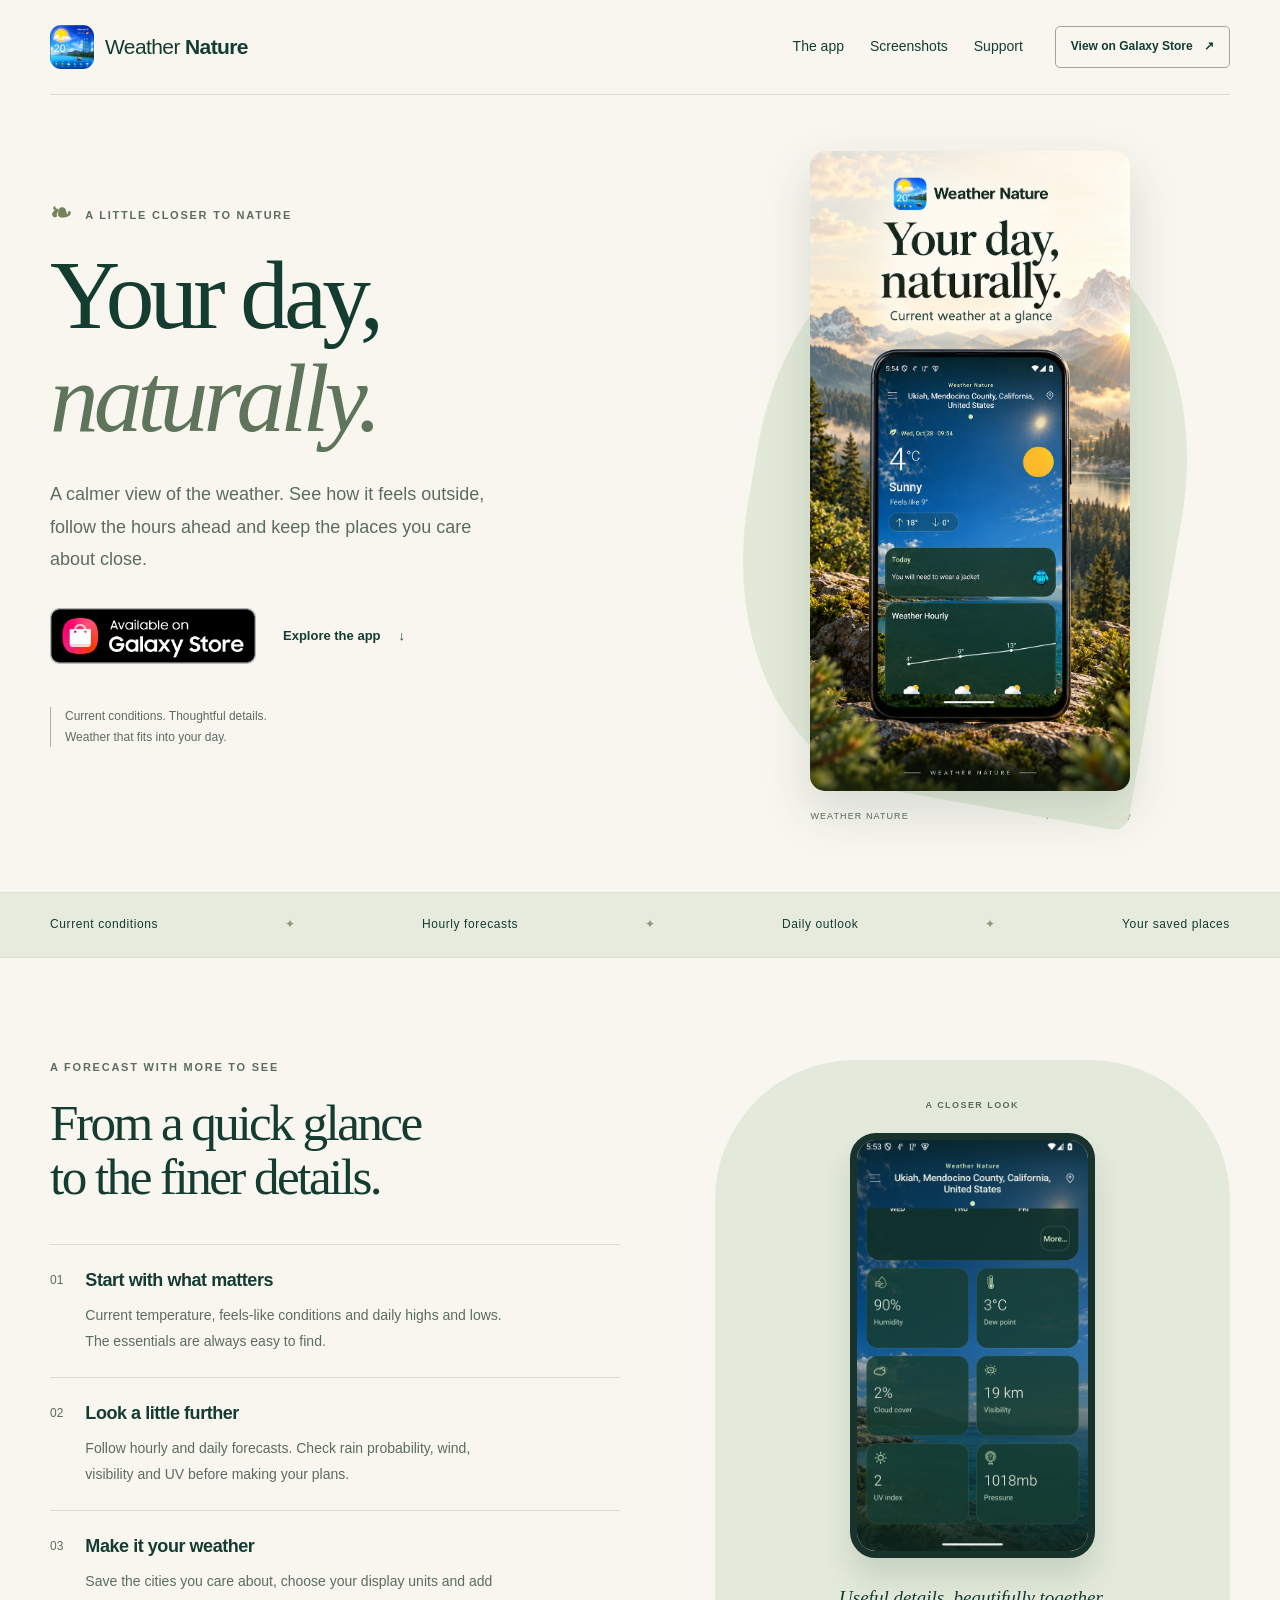
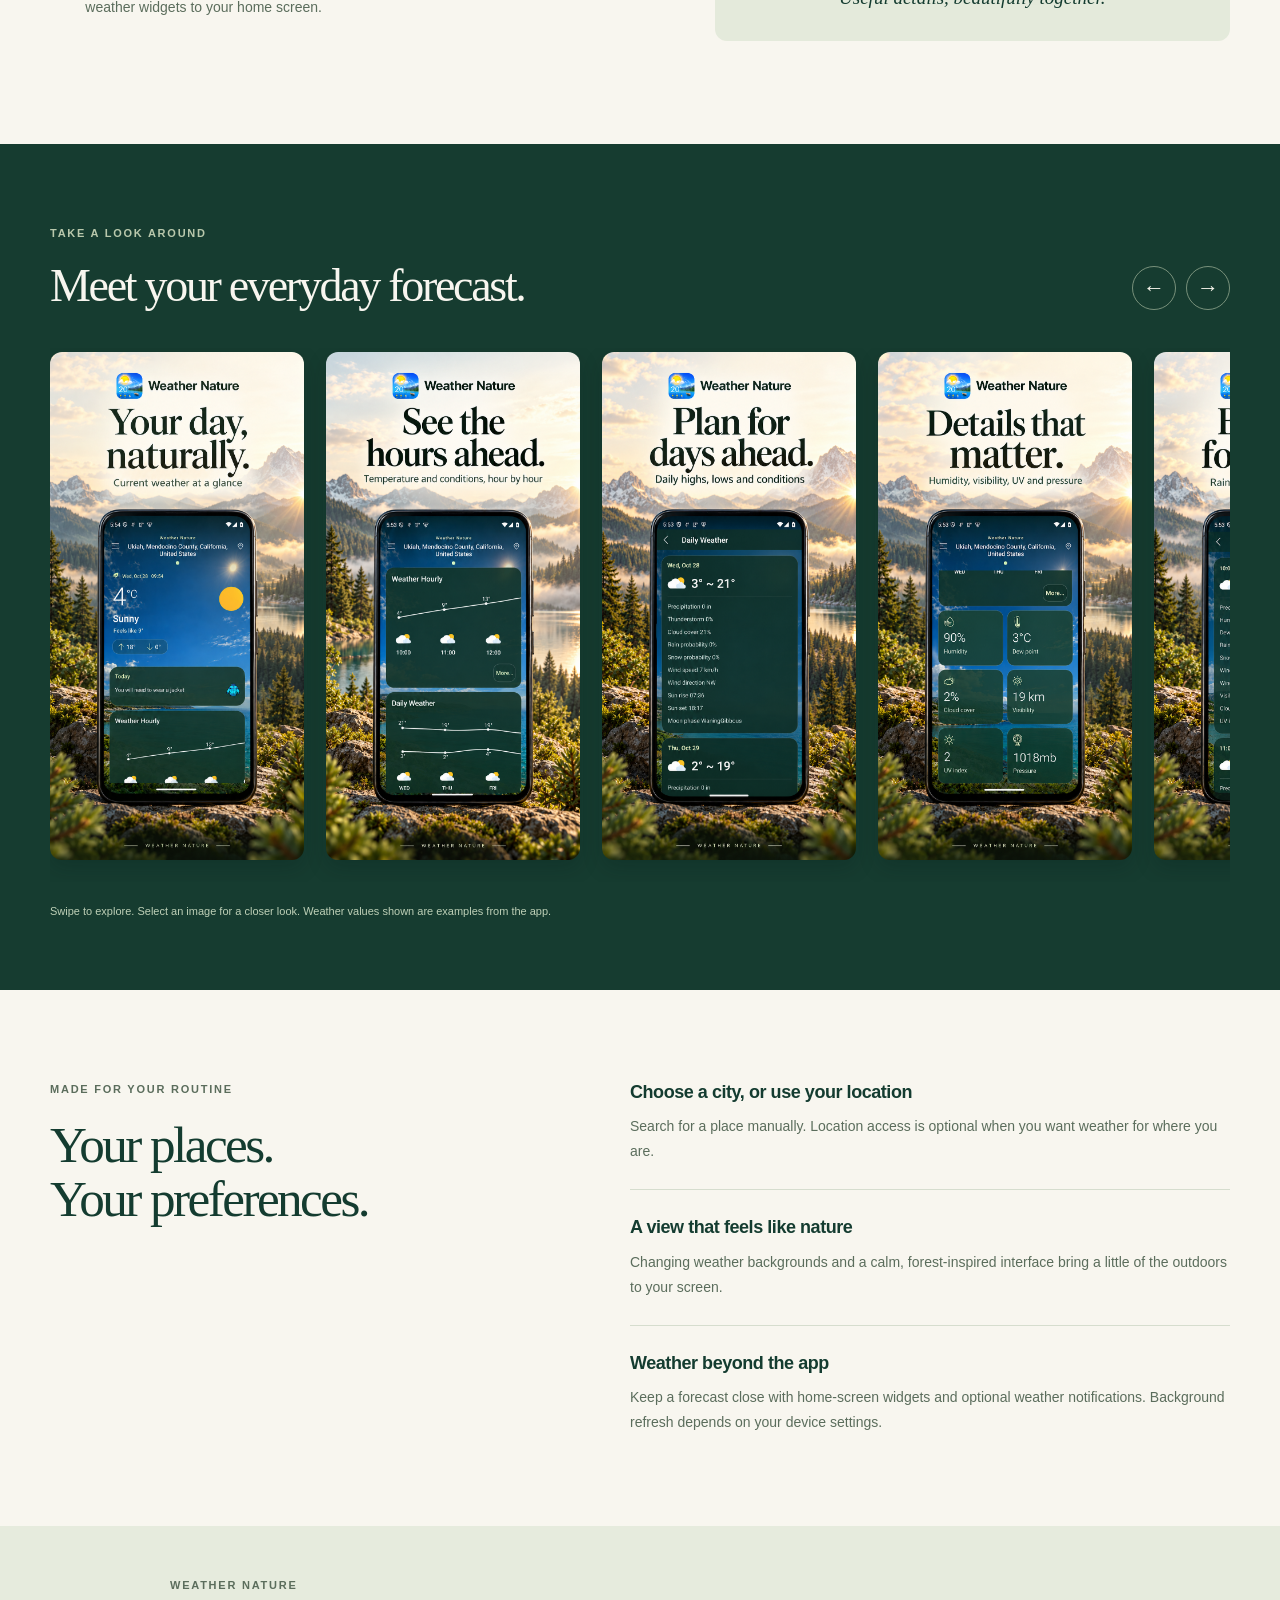
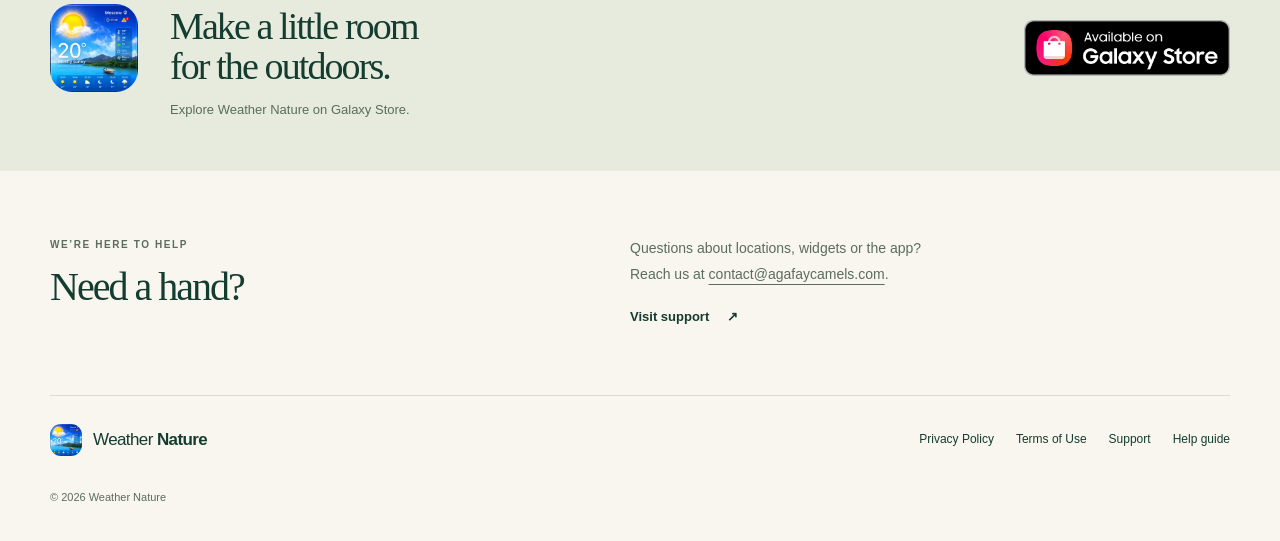
<file: index.html>
<!doctype html>
<html lang="en">
<head>
  <meta charset="utf-8">
  <meta name="viewport" content="width=device-width,initial-scale=1">
  <meta name="description" content="Meet Weather Nature: current conditions, hourly and daily forecasts, saved locations and nature-inspired views. Explore the app for Samsung Galaxy.">
  <meta name="theme-color" content="#143c30">
  <meta property="og:type" content="website">
  <meta property="og:title" content="Weather Nature — Your day, naturally.">
  <meta property="og:description" content="A calmer view of your weather. Explore current conditions, the hours ahead and the finer details.">
  <meta property="og:image" content="https://metosapps.github.io/weather-nature-forecast26-config/assets/app-icon.png">
  <meta property="og:url" content="https://metosapps.github.io/weather-nature-forecast26-config/">
  <link rel="canonical" href="https://metosapps.github.io/weather-nature-forecast26-config/">
  <link rel="icon" type="image/png" href="assets/app-icon.png">
  <link rel="stylesheet" href="styles.css?v=20261028b">
  <script src="site.js" defer></script>
  <title>Weather Nature — Your day, naturally.</title>
</head>
<body>
  <a class="skip-link" href="#main">Skip to content</a>
  <header class="site-header wrap">
    <a class="brand" href="index.html" aria-label="Weather Nature home"><img src="assets/app-icon.png" width="44" height="44" alt=""><span>Weather <b>Nature</b></span></a>
    <nav aria-label="Main navigation"><a href="#features">The app</a><a href="#screenshots">Screenshots</a><a href="support.html">Support</a></nav>
    <a class="nav-cta" href="https://galaxystore.samsung.com/detail/app.weather.metaapps.forecast26">View on Galaxy Store <span aria-hidden="true">↗</span></a>
  </header>
  <main id="main">
    <section class="hero wrap" aria-labelledby="hero-title">
      <div class="hero-copy">
        <p class="eyebrow"><span class="leaf" aria-hidden="true">❧</span> A little closer to nature</p>
        <h1 id="hero-title">Your day,<br><em>naturally.</em></h1>
        <p class="lead">A calmer view of the weather. See how it feels outside, follow the hours ahead and keep the places you care about close.</p>
        <div class="hero-actions"><a class="store-link" href="https://galaxystore.samsung.com/detail/app.weather.metaapps.forecast26" aria-label="View Weather Nature on Galaxy Store"><img src="assets/galaxy-store-badge.png" width="206" height="56" alt="Available on Galaxy Store"></a><a class="text-link" href="#features">Explore the app <span aria-hidden="true">↓</span></a></div>
        <div class="hero-note"><span class="note-line" aria-hidden="true"></span><p>Current conditions. Thoughtful details.<br>Weather that fits into your day.</p></div>
      </div>
      <figure class="hero-art"><div class="art-halo" aria-hidden="true"></div><img class="hero-poster" src="assets/featured/01-current-weather.png" width="887" height="1774" alt="Weather Nature showing current temperature, sunny conditions, feels-like temperature and hourly weather in a nature-inspired view" fetchpriority="high"><figcaption><span>WEATHER NATURE</span><span>For Samsung Galaxy</span></figcaption></figure>
    </section>
    <div class="feature-ribbon" aria-label="App highlights"><div class="wrap"><span>Current conditions</span><i aria-hidden="true">✦</i><span>Hourly forecasts</span><i aria-hidden="true">✦</i><span>Daily outlook</span><i aria-hidden="true">✦</i><span>Your saved places</span></div></div>
    <section id="features" class="details-section wrap" aria-labelledby="details-title">
      <div class="details-copy"><p class="eyebrow">A forecast with more to see</p><h2 id="details-title">From a quick glance<br>to the finer details.</h2>
        <div class="feature-row"><span class="feature-number">01</span><div><h3>Start with what matters</h3><p>Current temperature, feels-like conditions and daily highs and lows. The essentials are always easy to find.</p></div></div>
        <div class="feature-row"><span class="feature-number">02</span><div><h3>Look a little further</h3><p>Follow hourly and daily forecasts. Check rain probability, wind, visibility and UV before making your plans.</p></div></div>
        <div class="feature-row"><span class="feature-number">03</span><div><h3>Make it your weather</h3><p>Save the cities you care about, choose your display units and add weather widgets to your home screen.</p></div></div>
      </div>
      <figure class="details-art"><p class="eyebrow">A closer look</p><div class="screen-frame"><img src="assets/weather-metrics.png" width="1080" height="1920" alt="Weather metrics in Weather Nature: humidity, dew point, cloud cover, visibility, UV index and pressure" loading="lazy"></div><figcaption>Useful details, beautifully together.</figcaption></figure>
    </section>
    <section id="screenshots" class="screens-section" aria-labelledby="screens-title">
      <div class="section-heading wrap"><div><p class="eyebrow">Take a look around</p><h2 id="screens-title">Meet your everyday forecast.</h2></div><div class="gallery-controls"><button type="button" id="gallery-prev" aria-label="Previous screenshot" aria-controls="screenshot-gallery">←</button><button type="button" id="gallery-next" aria-label="Next screenshot" aria-controls="screenshot-gallery">→</button></div></div>
      <div class="gallery wrap" id="screenshot-gallery" tabindex="0" role="region" aria-label="Six app feature images. Scroll horizontally or use the arrow buttons.">
        <a href="assets/featured/01-current-weather.png" target="_blank" rel="noopener" aria-label="Open current weather image at full size"><img src="assets/featured/01-current-weather.png" width="887" height="1774" alt="Your day, naturally. Current weather at a glance." loading="lazy"></a>
        <a href="assets/featured/02-hourly-forecast.png" target="_blank" rel="noopener" aria-label="Open hourly forecast image at full size"><img src="assets/featured/02-hourly-forecast.png" width="887" height="1774" alt="See the hours ahead. Temperature and conditions, hour by hour." loading="lazy"></a>
        <a href="assets/featured/03-daily-forecast.png" target="_blank" rel="noopener" aria-label="Open daily forecast image at full size"><img src="assets/featured/03-daily-forecast.png" width="887" height="1774" alt="Plan for days ahead. Daily highs, lows and conditions." loading="lazy"></a>
        <a href="assets/featured/04-weather-details.png" target="_blank" rel="noopener" aria-label="Open weather metrics image at full size"><img src="assets/featured/04-weather-details.png" width="887" height="1774" alt="Details that matter. Humidity, visibility, UV and pressure." loading="lazy"></a>
        <a href="assets/featured/05-rain-and-wind.png" target="_blank" rel="noopener" aria-label="Open rain and wind image at full size"><img src="assets/featured/05-rain-and-wind.png" width="887" height="1774" alt="Be ready for the day. Rain probability, wind and more." loading="lazy"></a>
        <a href="assets/featured/06-your-weather.png" target="_blank" rel="noopener" aria-label="Open app settings image at full size"><img src="assets/featured/06-your-weather.png" width="887" height="1774" alt="Your weather. Your way. Locations, units and useful settings." loading="lazy"></a>
      </div>
      <p class="gallery-note wrap">Swipe to explore. Select an image for a closer look. Weather values shown are examples from the app.</p>
    </section>
    <section class="choices-section wrap" aria-labelledby="choices-title"><div><p class="eyebrow">Made for your routine</p><h2 id="choices-title">Your places.<br> Your preferences.</h2></div><div class="choices-list"><div><h3>Choose a city, or use your location</h3><p>Search for a place manually. Location access is optional when you want weather for where you are.</p></div><div><h3>A view that feels like nature</h3><p>Changing weather backgrounds and a calm, forest-inspired interface bring a little of the outdoors to your screen.</p></div><div><h3>Weather beyond the app</h3><p>Keep a forecast close with home-screen widgets and optional weather notifications. Background refresh depends on your device settings.</p></div></div></section>
    <section id="download" class="download-section"><div class="wrap download-inner"><img class="download-icon" src="assets/app-icon.png" width="88" height="88" alt="Weather Nature app icon" loading="lazy"><div><p class="eyebrow">Weather Nature</p><h2>Make a little room<br>for the outdoors.</h2><p>Explore Weather Nature on Galaxy Store.</p></div><a class="store-link" href="https://galaxystore.samsung.com/detail/app.weather.metaapps.forecast26" aria-label="Open Weather Nature on Galaxy Store"><img src="assets/galaxy-store-badge.png" width="206" height="56" alt="Available on Galaxy Store" loading="lazy"></a></div></section>
    <section id="support" class="support-strip wrap"><div><p class="eyebrow">We’re here to help</p><h2>Need a hand?</h2></div><div><p>Questions about locations, widgets or the app?<br>Reach us at <a href="mailto:contact@agafaycamels.com">contact@agafaycamels.com</a>.</p><a class="text-link" href="support.html">Visit support <span aria-hidden="true">↗</span></a></div></section>
  </main>
  <footer class="site-footer wrap"><a class="brand" href="index.html"><img src="assets/app-icon.png" width="32" height="32" alt=""><span>Weather <b>Nature</b></span></a><nav aria-label="Footer navigation"><a href="privacy.html">Privacy Policy</a><a href="terms.html">Terms of Use</a><a href="support.html">Support</a><a href="help.html">Help guide</a></nav><p>© 2026 Weather Nature</p></footer>
</body>
</html>
</file>
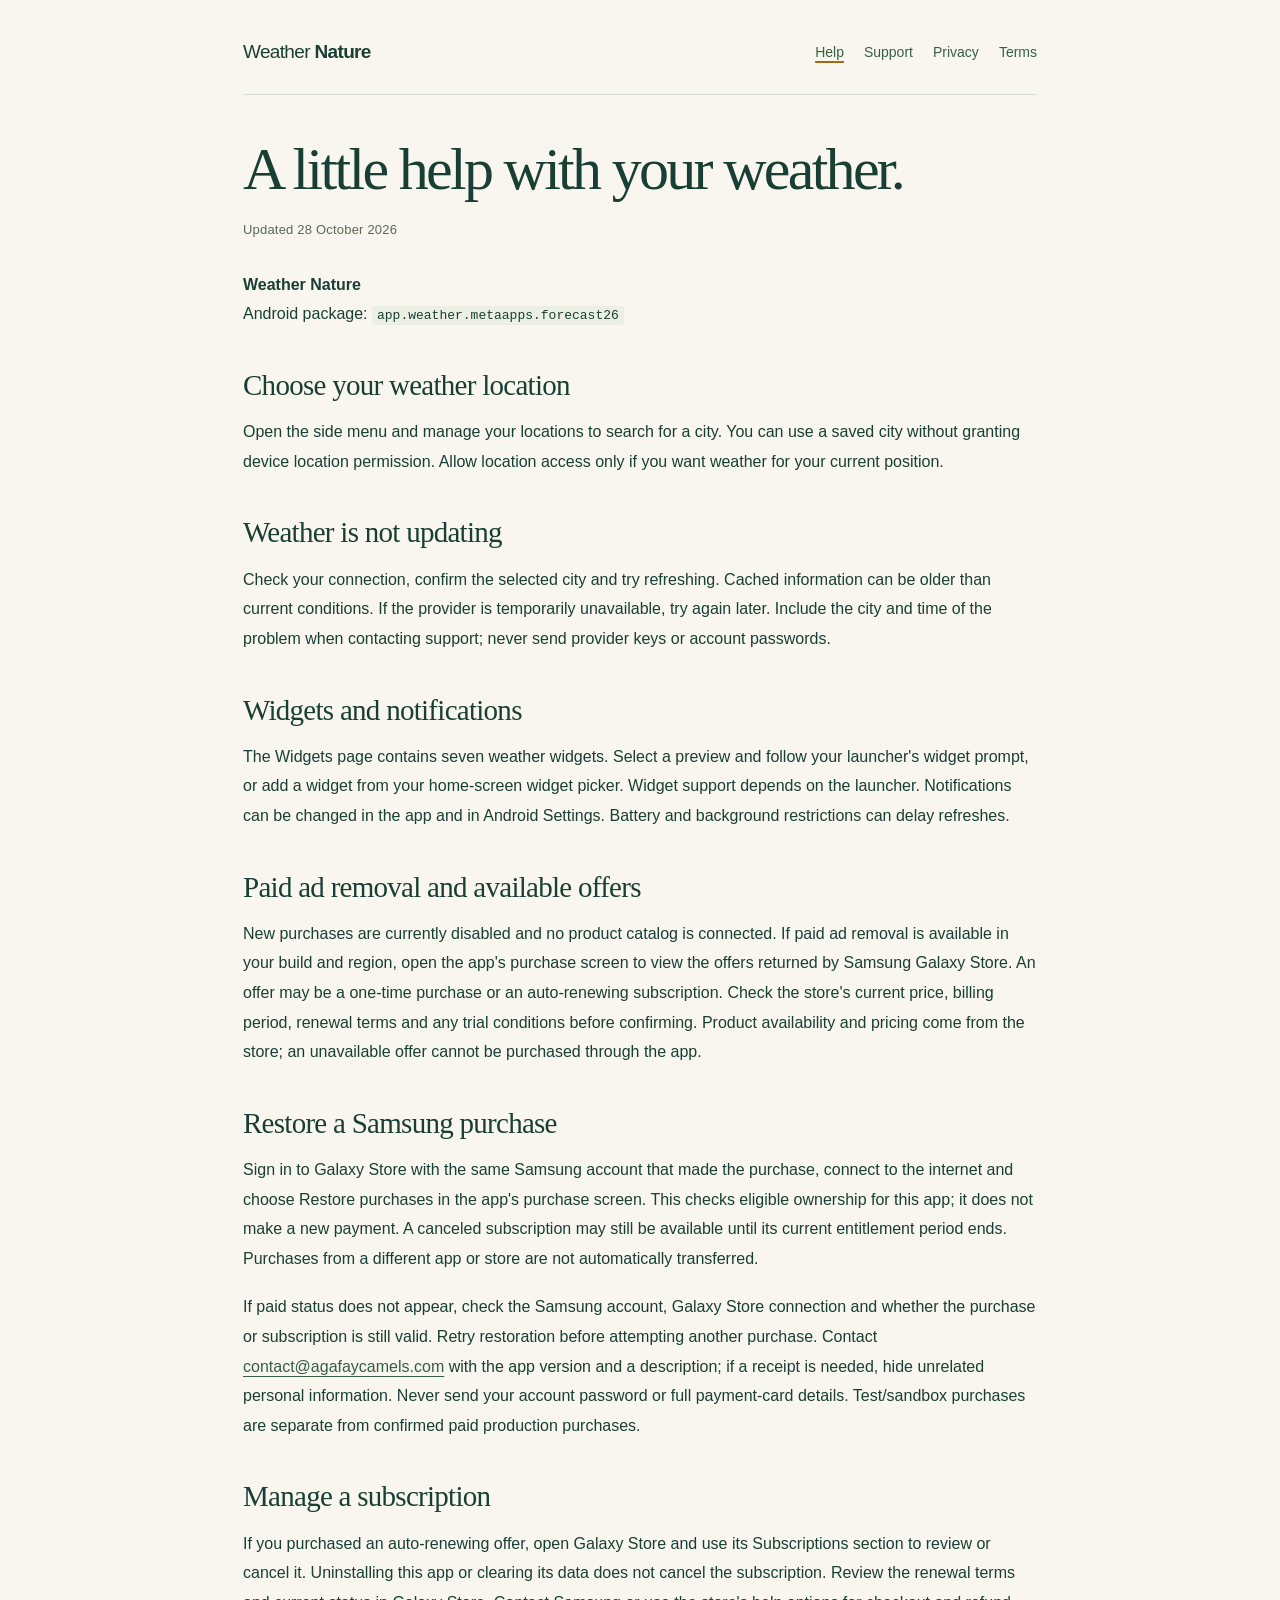
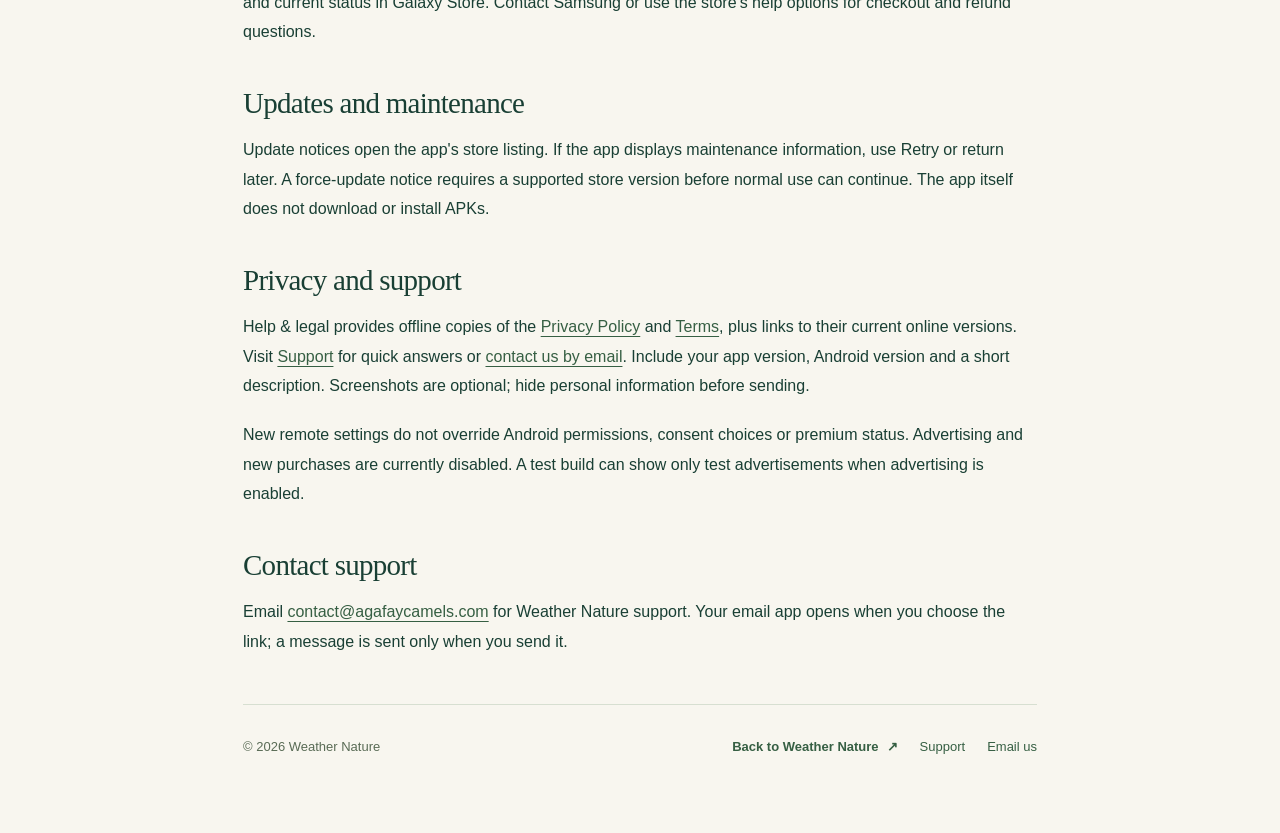
<file: help.html>
<!doctype html>
<html lang="en"><head><meta charset="utf-8"><meta name="viewport" content="width=device-width,initial-scale=1"><meta name="description" content="Help with Weather Nature locations, forecast refreshes, widgets, notifications, privacy and optional purchases."><title>Help — Weather Nature</title><style>*{box-sizing:border-box}html{scroll-behavior:smooth}body{margin:0;background:#f8f6ef;color:#193f34;font:16px/1.85 Arial,Helvetica,sans-serif;-webkit-font-smoothing:antialiased}main{max-width:850px;margin:auto;padding:30px 28px 64px;overflow-wrap:break-word}h1{font:400 clamp(42px,7vw,60px)/1.08 Georgia,'Times New Roman',serif;letter-spacing:-.045em;margin:42px 0 16px}h2{font:400 29px/1.25 Georgia,'Times New Roman',serif;letter-spacing:-.025em;margin:38px 0 14px}p{margin:0 0 19px}a{color:#365f43;text-underline-offset:4px}a:hover{color:#875b15}a:focus-visible,summary:focus-visible{outline:3px solid #bd7415;outline-offset:5px}nav{display:flex;align-items:center;flex-wrap:wrap;gap:4px 20px;border-bottom:1px solid #d7dfd1;padding-bottom:20px;font-size:14px;line-height:1.6}nav>a{display:inline-flex;align-items:center;min-height:44px;text-decoration:none}nav>a[aria-current=page]{text-decoration:underline;text-decoration-color:#a46a17;text-decoration-thickness:2px}.home-link{font-size:19px;font-weight:700;letter-spacing:-.035em;margin-right:auto;color:#193f34!important}.home-link span{font-weight:400;margin-right:.25em}small{display:block;color:#596b55;font-size:13px;letter-spacing:.015em;margin:0 0 28px}li{margin-bottom:10px}ul,ol{padding-left:22px}strong{font-weight:700}code{font:13px/1.8 ui-monospace,SFMono-Regular,Consolas,monospace;overflow-wrap:anywhere;word-break:break-word;background:#ebefe4;padding:2px 5px;border-radius:3px}footer{border-top:1px solid #d7dfd1;margin-top:48px;padding-top:20px;font-size:13px;color:#596b55;display:flex;gap:8px 22px;flex-wrap:wrap;align-items:center}footer a{display:inline-flex;align-items:center;min-height:44px;text-decoration:none}footer>span{margin-right:auto}.back-home{gap:8px;font-weight:700}.skip-link{position:absolute;z-index:10;top:10px;left:10px;transform:translateY(-180%);background:#fffdf8;padding:8px 14px}.skip-link:focus{transform:translateY(0)}.intro{font-size:19px;line-height:1.65;max-width:650px}.eyebrow{margin:38px 0 -25px;color:#596b55;font-size:12px;letter-spacing:.12em;text-transform:uppercase;font-weight:700}.contact-card{margin:28px 0 32px;padding:26px;border:1px solid #d7dfd1;border-radius:20px;background:#eef1e6}.contact-card h2{margin-top:0}.contact-card p:last-child{margin-bottom:0}.button{display:inline-flex;justify-content:center;align-items:center;min-height:48px;max-width:100%;padding:11px 21px;border-radius:999px;background:#193f34;color:#fffdf8;font-weight:700;text-decoration:none;line-height:1.5}.button:hover{background:#2b5341;color:#fffdf8}.contact-address{display:block;margin-top:13px;font-size:15px;overflow-wrap:anywhere}.note{font-size:14px;color:#596b55}.faq{margin:20px 0 32px;border-top:1px solid #d7dfd1}.faq details{border-bottom:1px solid #d7dfd1;padding:4px 0}.faq summary{padding:17px 5px;cursor:pointer;font-weight:700;line-height:1.55}.faq details>p{padding:0 5px 2px;margin:0 0 18px}.related{display:flex;flex-wrap:wrap;gap:8px 24px}.related a{display:inline-flex;align-items:center;min-height:44px}@media(max-width:600px){body{font-size:16px;line-height:1.75}main{padding:20px 20px 42px}h1{margin-top:32px}h2{font-size:26px;margin-top:31px}nav{gap:2px 18px;padding-bottom:14px}.home-link{flex-basis:100%;margin-bottom:4px;font-size:20px}small{margin-bottom:24px}code{font-size:12px}footer{margin-top:35px}footer>span{flex-basis:100%}.intro{font-size:18px}.eyebrow{margin-top:30px;margin-bottom:-20px}.contact-card{padding:22px 20px}.contact-card .button{width:100%}}@media(prefers-reduced-motion:reduce){html{scroll-behavior:auto}}</style></head><body><a class="skip-link" href="#document">Skip to content</a><main id="document"><nav aria-label="Page navigation"><a class="home-link" href="index.html"><span>Weather</span> Nature</a><a href="help.html" aria-current="page">Help</a><a href="support.html">Support</a><a href="privacy.html">Privacy</a><a href="terms.html">Terms</a></nav><h1>A little help with your weather.</h1><small>Updated 28 October 2026</small><p><strong>Weather Nature</strong><br>Android package: <code>app.weather.metaapps.forecast26</code></p>
<h2>Choose your weather location</h2><p>Open the side menu and manage your locations to search for a city. You can use a saved city without granting device location permission. Allow location access only if you want weather for your current position.</p>
<h2>Weather is not updating</h2><p>Check your connection, confirm the selected city and try refreshing. Cached information can be older than current conditions. If the provider is temporarily unavailable, try again later. Include the city and time of the problem when contacting support; never send provider keys or account passwords.</p>
<h2>Widgets and notifications</h2><p>The Widgets page contains seven weather widgets. Select a preview and follow your launcher's widget prompt, or add a widget from your home-screen widget picker. Widget support depends on the launcher. Notifications can be changed in the app and in Android Settings. Battery and background restrictions can delay refreshes.</p>
<h2>Paid ad removal and available offers</h2><p>New purchases are currently disabled and no product catalog is connected. If paid ad removal is available in your build and region, open the app's purchase screen to view the offers returned by Samsung Galaxy Store. An offer may be a one-time purchase or an auto-renewing subscription. Check the store's current price, billing period, renewal terms and any trial conditions before confirming. Product availability and pricing come from the store; an unavailable offer cannot be purchased through the app.</p>
<h2>Restore a Samsung purchase</h2><p>Sign in to Galaxy Store with the same Samsung account that made the purchase, connect to the internet and choose Restore purchases in the app's purchase screen. This checks eligible ownership for this app; it does not make a new payment. A canceled subscription may still be available until its current entitlement period ends. Purchases from a different app or store are not automatically transferred.</p><p>If paid status does not appear, check the Samsung account, Galaxy Store connection and whether the purchase or subscription is still valid. Retry restoration before attempting another purchase. Contact <a href="mailto:contact@agafaycamels.com">contact@agafaycamels.com</a> with the app version and a description; if a receipt is needed, hide unrelated personal information. Never send your account password or full payment-card details. Test/sandbox purchases are separate from confirmed paid production purchases.</p>
<h2>Manage a subscription</h2><p>If you purchased an auto-renewing offer, open Galaxy Store and use its Subscriptions section to review or cancel it. Uninstalling this app or clearing its data does not cancel the subscription. Review the renewal terms and current status in Galaxy Store. Contact Samsung or use the store's help options for checkout and refund questions.</p>
<h2>Updates and maintenance</h2><p>Update notices open the app's store listing. If the app displays maintenance information, use Retry or return later. A force-update notice requires a supported store version before normal use can continue. The app itself does not download or install APKs.</p>
<h2>Privacy and support</h2><p>Help &amp; legal provides offline copies of the <a href="privacy.html">Privacy Policy</a> and <a href="terms.html">Terms</a>, plus links to their current online versions. Visit <a href="support.html">Support</a> for quick answers or <a href="#contact">contact us by email</a>. Include your app version, Android version and a short description. Screenshots are optional; hide personal information before sending.</p><p>New remote settings do not override Android permissions, consent choices or premium status. Advertising and new purchases are currently disabled. A test build can show only test advertisements when advertising is enabled.</p><h2 id="contact">Contact support</h2><p>Email <a href="mailto:contact@agafaycamels.com">contact@agafaycamels.com</a> for Weather Nature support. Your email app opens when you choose the link; a message is sent only when you send it.</p><footer><span>© 2026 Weather Nature</span><a class="back-home" href="index.html">Back to Weather Nature <span aria-hidden="true">↗</span></a><a href="support.html">Support</a><a href="mailto:contact@agafaycamels.com">Email us</a></footer></main></body></html>
</file>
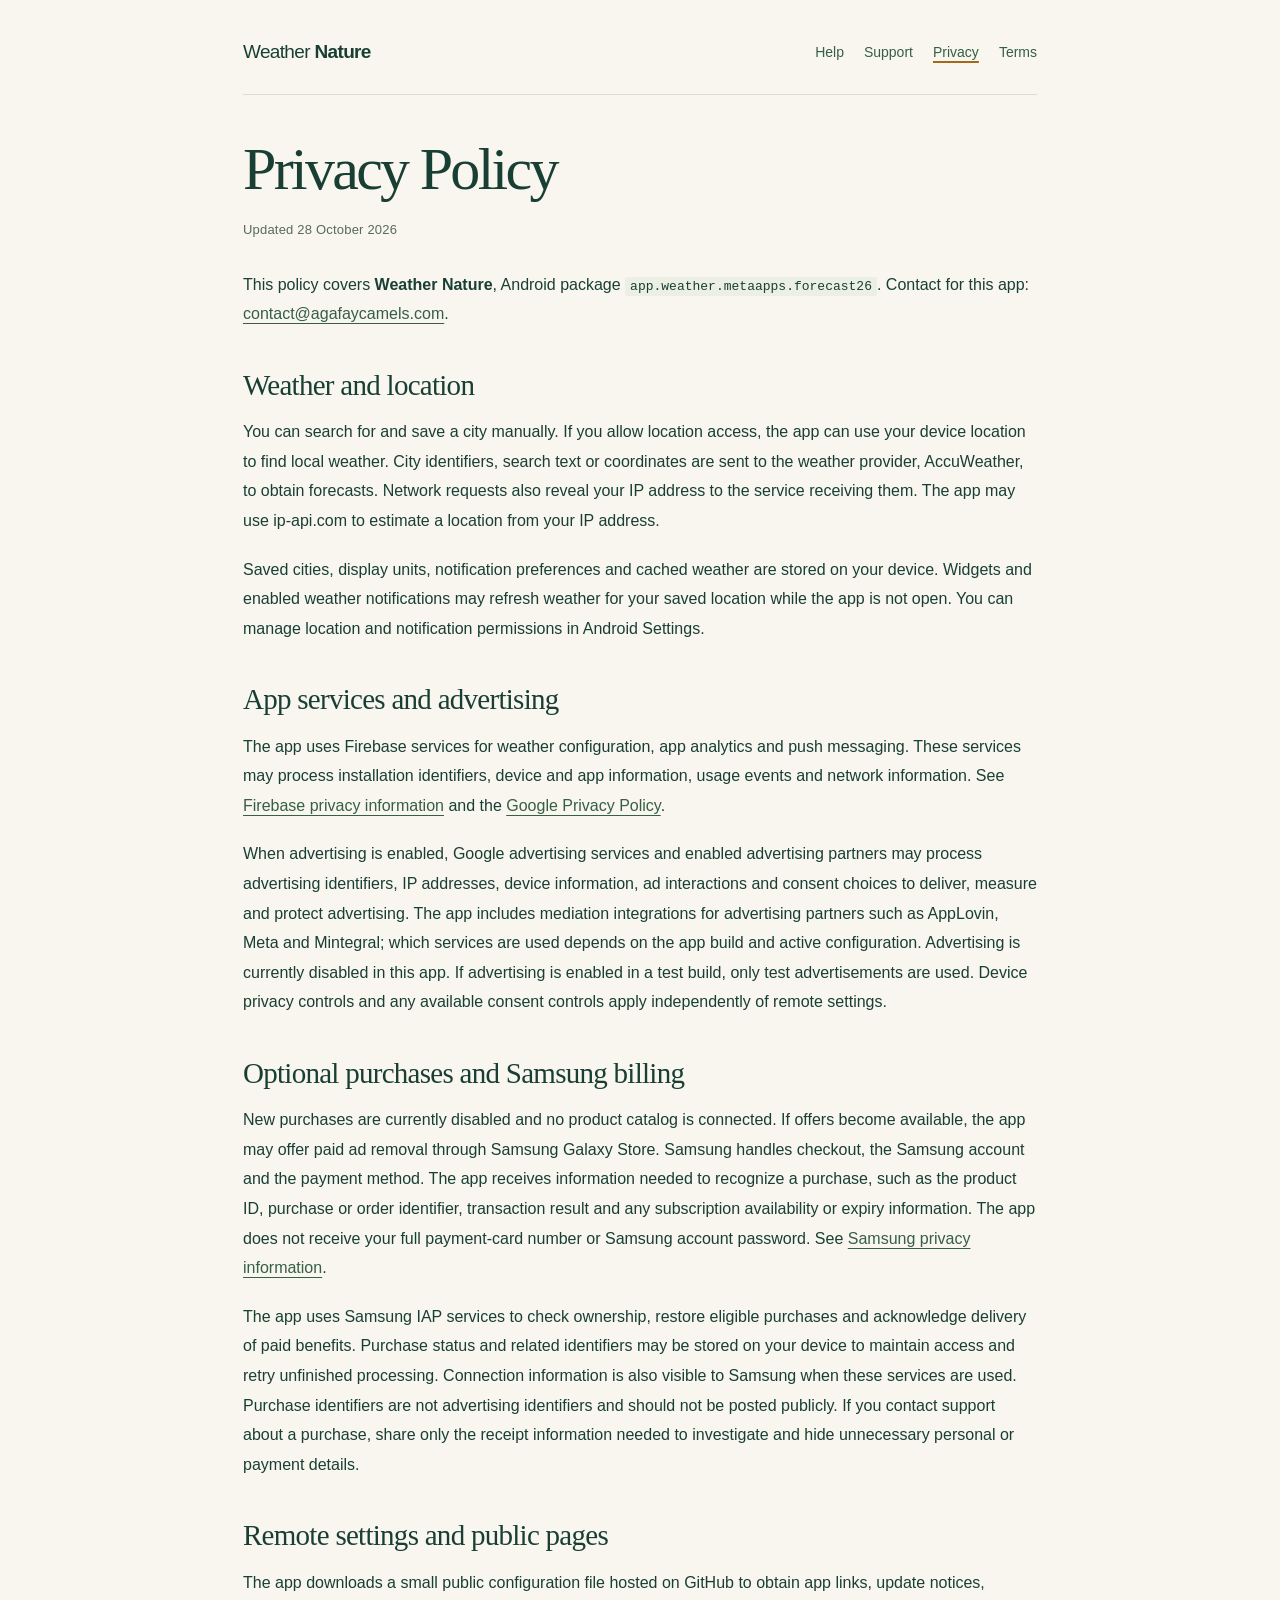
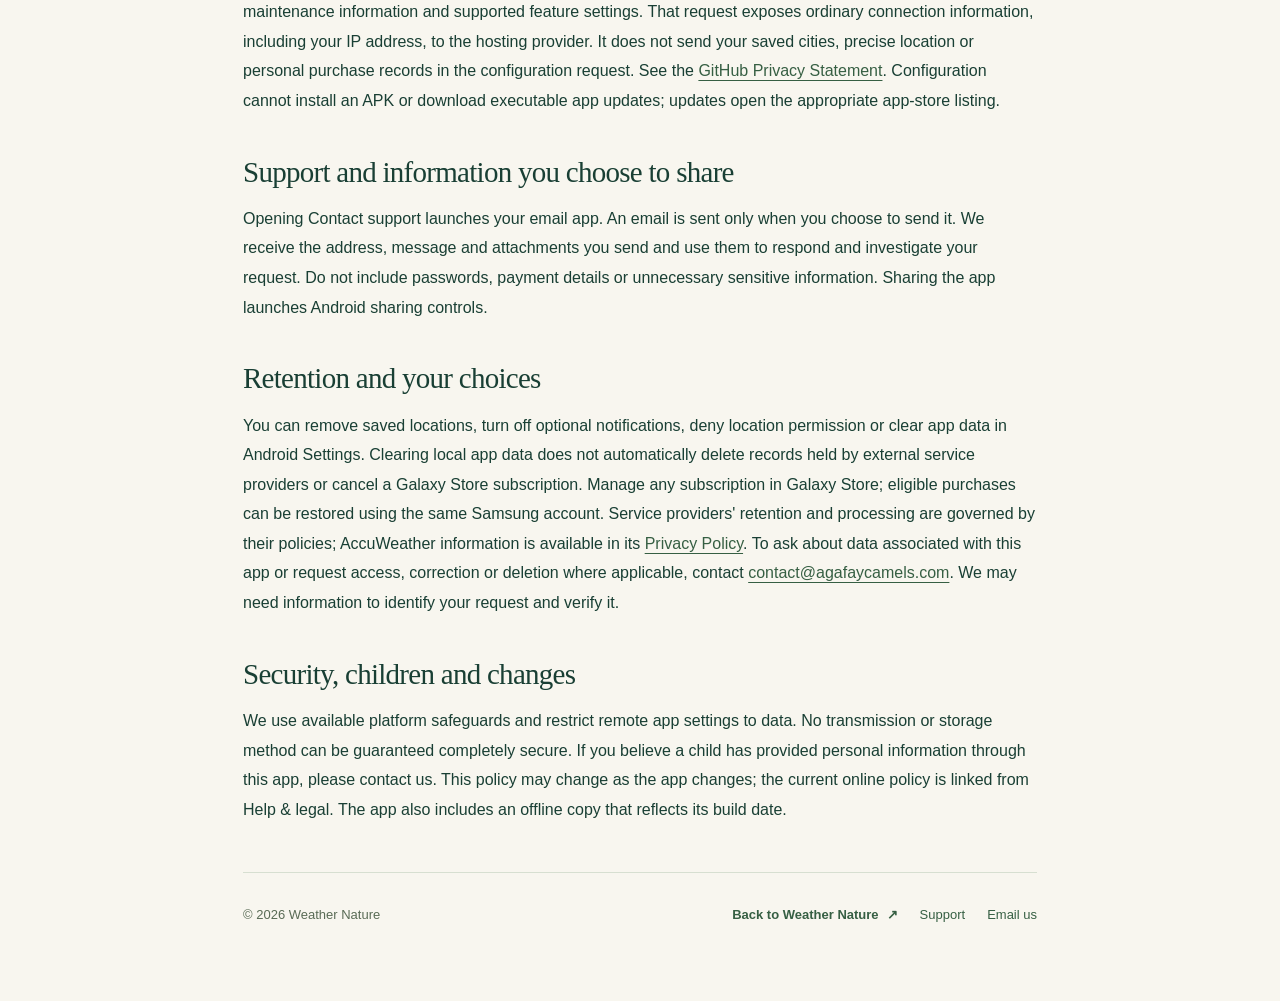
<file: privacy.html>
<!doctype html>
<html lang="en"><head><meta charset="utf-8"><meta name="viewport" content="width=device-width,initial-scale=1"><meta name="description" content="How Weather Nature uses weather, location, app services and optional purchase information, and how to contact support."><title>Privacy Policy — Weather Nature</title><style>*{box-sizing:border-box}html{scroll-behavior:smooth}body{margin:0;background:#f8f6ef;color:#193f34;font:16px/1.85 Arial,Helvetica,sans-serif;-webkit-font-smoothing:antialiased}main{max-width:850px;margin:auto;padding:30px 28px 64px;overflow-wrap:break-word}h1{font:400 clamp(42px,7vw,60px)/1.08 Georgia,'Times New Roman',serif;letter-spacing:-.045em;margin:42px 0 16px}h2{font:400 29px/1.25 Georgia,'Times New Roman',serif;letter-spacing:-.025em;margin:38px 0 14px}p{margin:0 0 19px}a{color:#365f43;text-underline-offset:4px}a:hover{color:#875b15}a:focus-visible,summary:focus-visible{outline:3px solid #bd7415;outline-offset:5px}nav{display:flex;align-items:center;flex-wrap:wrap;gap:4px 20px;border-bottom:1px solid #d7dfd1;padding-bottom:20px;font-size:14px;line-height:1.6}nav>a{display:inline-flex;align-items:center;min-height:44px;text-decoration:none}nav>a[aria-current=page]{text-decoration:underline;text-decoration-color:#a46a17;text-decoration-thickness:2px}.home-link{font-size:19px;font-weight:700;letter-spacing:-.035em;margin-right:auto;color:#193f34!important}.home-link span{font-weight:400;margin-right:.25em}small{display:block;color:#596b55;font-size:13px;letter-spacing:.015em;margin:0 0 28px}li{margin-bottom:10px}ul,ol{padding-left:22px}strong{font-weight:700}code{font:13px/1.8 ui-monospace,SFMono-Regular,Consolas,monospace;overflow-wrap:anywhere;word-break:break-word;background:#ebefe4;padding:2px 5px;border-radius:3px}footer{border-top:1px solid #d7dfd1;margin-top:48px;padding-top:20px;font-size:13px;color:#596b55;display:flex;gap:8px 22px;flex-wrap:wrap;align-items:center}footer a{display:inline-flex;align-items:center;min-height:44px;text-decoration:none}footer>span{margin-right:auto}.back-home{gap:8px;font-weight:700}.skip-link{position:absolute;z-index:10;top:10px;left:10px;transform:translateY(-180%);background:#fffdf8;padding:8px 14px}.skip-link:focus{transform:translateY(0)}.intro{font-size:19px;line-height:1.65;max-width:650px}.eyebrow{margin:38px 0 -25px;color:#596b55;font-size:12px;letter-spacing:.12em;text-transform:uppercase;font-weight:700}.contact-card{margin:28px 0 32px;padding:26px;border:1px solid #d7dfd1;border-radius:20px;background:#eef1e6}.contact-card h2{margin-top:0}.contact-card p:last-child{margin-bottom:0}.button{display:inline-flex;justify-content:center;align-items:center;min-height:48px;max-width:100%;padding:11px 21px;border-radius:999px;background:#193f34;color:#fffdf8;font-weight:700;text-decoration:none;line-height:1.5}.button:hover{background:#2b5341;color:#fffdf8}.contact-address{display:block;margin-top:13px;font-size:15px;overflow-wrap:anywhere}.note{font-size:14px;color:#596b55}.faq{margin:20px 0 32px;border-top:1px solid #d7dfd1}.faq details{border-bottom:1px solid #d7dfd1;padding:4px 0}.faq summary{padding:17px 5px;cursor:pointer;font-weight:700;line-height:1.55}.faq details>p{padding:0 5px 2px;margin:0 0 18px}.related{display:flex;flex-wrap:wrap;gap:8px 24px}.related a{display:inline-flex;align-items:center;min-height:44px}@media(max-width:600px){body{font-size:16px;line-height:1.75}main{padding:20px 20px 42px}h1{margin-top:32px}h2{font-size:26px;margin-top:31px}nav{gap:2px 18px;padding-bottom:14px}.home-link{flex-basis:100%;margin-bottom:4px;font-size:20px}small{margin-bottom:24px}code{font-size:12px}footer{margin-top:35px}footer>span{flex-basis:100%}.intro{font-size:18px}.eyebrow{margin-top:30px;margin-bottom:-20px}.contact-card{padding:22px 20px}.contact-card .button{width:100%}}@media(prefers-reduced-motion:reduce){html{scroll-behavior:auto}}</style></head><body><a class="skip-link" href="#document">Skip to content</a><main id="document"><nav aria-label="Page navigation"><a class="home-link" href="index.html"><span>Weather</span> Nature</a><a href="help.html">Help</a><a href="support.html">Support</a><a href="privacy.html" aria-current="page">Privacy</a><a href="terms.html">Terms</a></nav><h1>Privacy Policy</h1><small>Updated 28 October 2026</small><p>This policy covers <strong>Weather Nature</strong>, Android package <code>app.weather.metaapps.forecast26</code>. Contact for this app: <a href="mailto:contact@agafaycamels.com">contact@agafaycamels.com</a>.</p>
<h2>Weather and location</h2><p>You can search for and save a city manually. If you allow location access, the app can use your device location to find local weather. City identifiers, search text or coordinates are sent to the weather provider, AccuWeather, to obtain forecasts. Network requests also reveal your IP address to the service receiving them. The app may use ip-api.com to estimate a location from your IP address.</p><p>Saved cities, display units, notification preferences and cached weather are stored on your device. Widgets and enabled weather notifications may refresh weather for your saved location while the app is not open. You can manage location and notification permissions in Android Settings.</p>
<h2>App services and advertising</h2><p>The app uses Firebase services for weather configuration, app analytics and push messaging. These services may process installation identifiers, device and app information, usage events and network information. See <a href="https://firebase.google.com/support/privacy">Firebase privacy information</a> and the <a href="https://policies.google.com/privacy">Google Privacy Policy</a>.</p><p>When advertising is enabled, Google advertising services and enabled advertising partners may process advertising identifiers, IP addresses, device information, ad interactions and consent choices to deliver, measure and protect advertising. The app includes mediation integrations for advertising partners such as AppLovin, Meta and Mintegral; which services are used depends on the app build and active configuration. Advertising is currently disabled in this app. If advertising is enabled in a test build, only test advertisements are used. Device privacy controls and any available consent controls apply independently of remote settings.</p>
<h2>Optional purchases and Samsung billing</h2><p>New purchases are currently disabled and no product catalog is connected. If offers become available, the app may offer paid ad removal through Samsung Galaxy Store. Samsung handles checkout, the Samsung account and the payment method. The app receives information needed to recognize a purchase, such as the product ID, purchase or order identifier, transaction result and any subscription availability or expiry information. The app does not receive your full payment-card number or Samsung account password. See <a href="https://privacy.samsung.com/">Samsung privacy information</a>.</p><p>The app uses Samsung IAP services to check ownership, restore eligible purchases and acknowledge delivery of paid benefits. Purchase status and related identifiers may be stored on your device to maintain access and retry unfinished processing. Connection information is also visible to Samsung when these services are used. Purchase identifiers are not advertising identifiers and should not be posted publicly. If you contact support about a purchase, share only the receipt information needed to investigate and hide unnecessary personal or payment details.</p>
<h2>Remote settings and public pages</h2><p>The app downloads a small public configuration file hosted on GitHub to obtain app links, update notices, maintenance information and supported feature settings. That request exposes ordinary connection information, including your IP address, to the hosting provider. It does not send your saved cities, precise location or personal purchase records in the configuration request. See the <a href="https://docs.github.com/en/site-policy/privacy-policies/github-general-privacy-statement">GitHub Privacy Statement</a>. Configuration cannot install an APK or download executable app updates; updates open the appropriate app-store listing.</p>
<h2>Support and information you choose to share</h2><p>Opening Contact support launches your email app. An email is sent only when you choose to send it. We receive the address, message and attachments you send and use them to respond and investigate your request. Do not include passwords, payment details or unnecessary sensitive information. Sharing the app launches Android sharing controls.</p>
<h2>Retention and your choices</h2><p>You can remove saved locations, turn off optional notifications, deny location permission or clear app data in Android Settings. Clearing local app data does not automatically delete records held by external service providers or cancel a Galaxy Store subscription. Manage any subscription in Galaxy Store; eligible purchases can be restored using the same Samsung account. Service providers' retention and processing are governed by their policies; AccuWeather information is available in its <a href="https://legal.accuweather.com/privacy-policy/">Privacy Policy</a>. To ask about data associated with this app or request access, correction or deletion where applicable, contact <a href="mailto:contact@agafaycamels.com">contact@agafaycamels.com</a>. We may need information to identify your request and verify it.</p>
<h2>Security, children and changes</h2><p>We use available platform safeguards and restrict remote app settings to data. No transmission or storage method can be guaranteed completely secure. If you believe a child has provided personal information through this app, please contact us. This policy may change as the app changes; the current online policy is linked from Help &amp; legal. The app also includes an offline copy that reflects its build date.</p><footer><span>© 2026 Weather Nature</span><a class="back-home" href="index.html">Back to Weather Nature <span aria-hidden="true">↗</span></a><a href="support.html">Support</a><a href="mailto:contact@agafaycamels.com">Email us</a></footer></main></body></html>
</file>
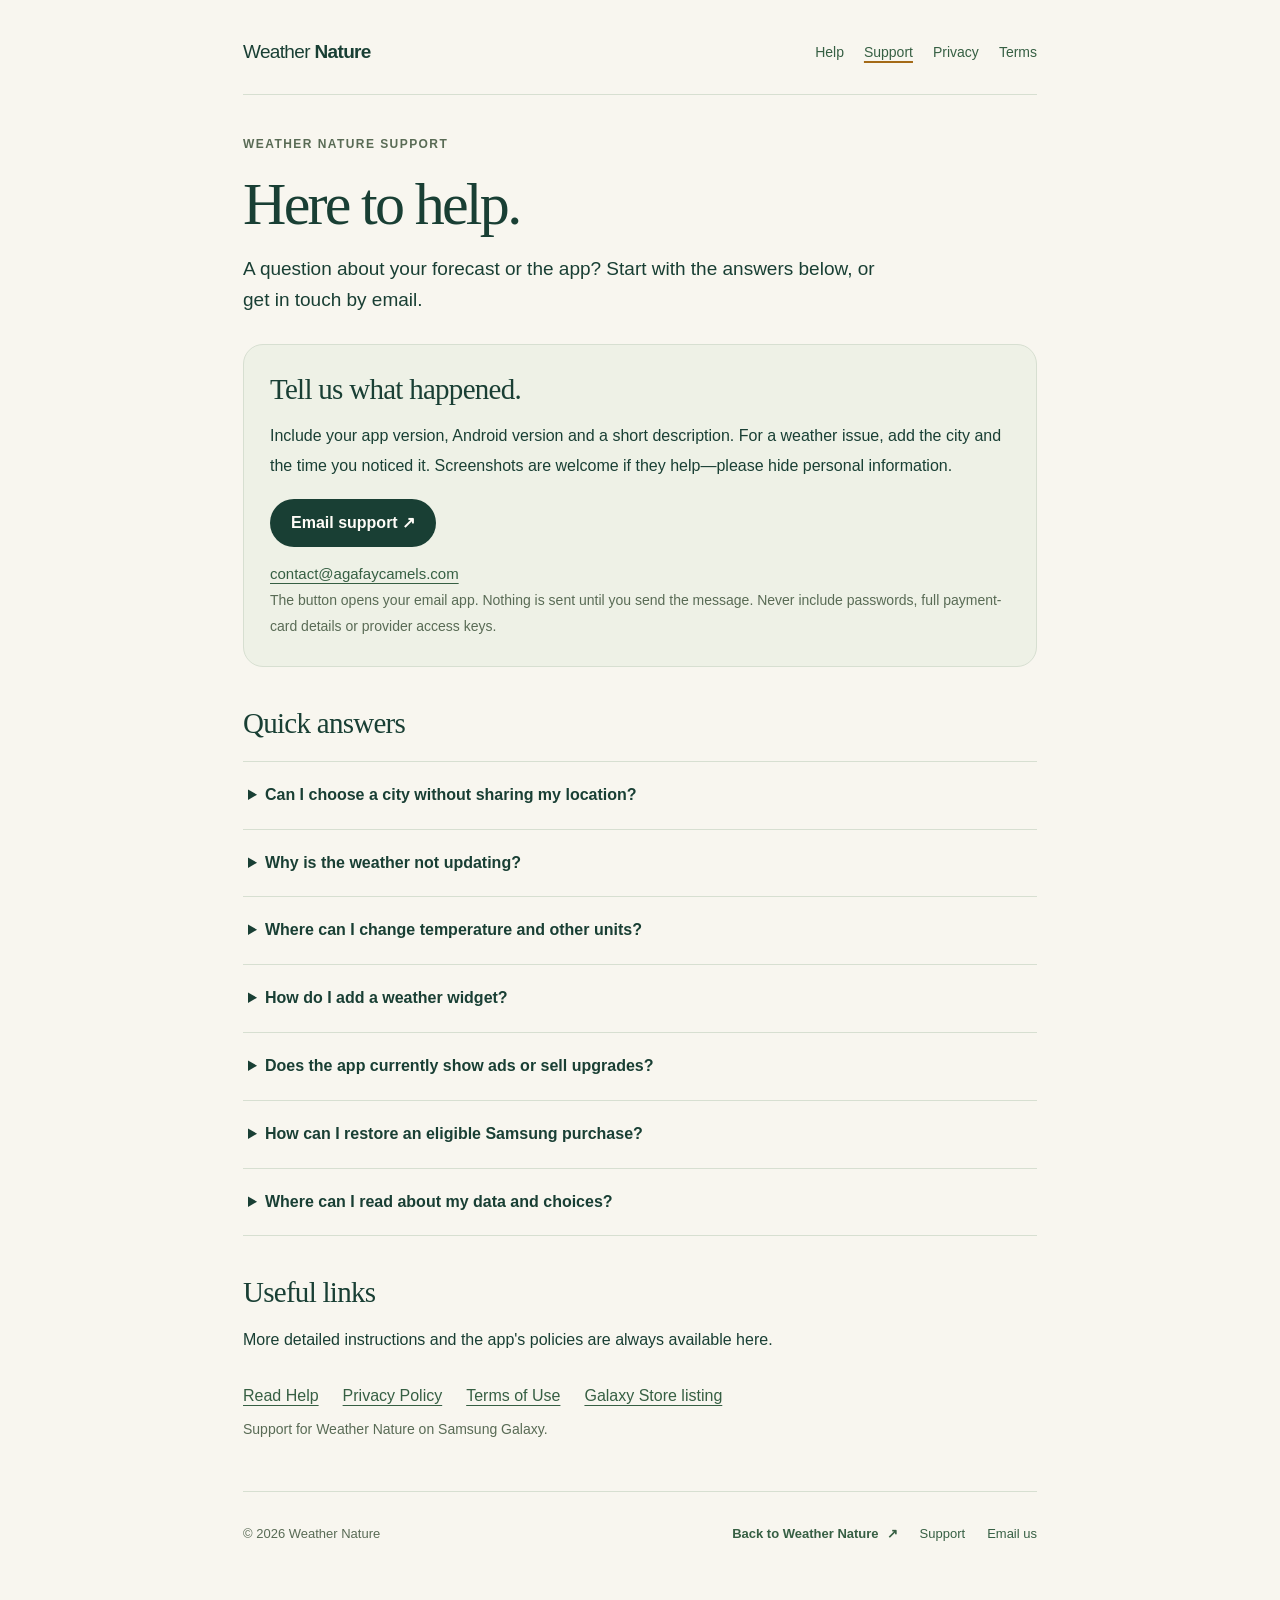
<file: support.html>
<!doctype html>
<html lang="en">
<head>
<meta charset="utf-8">
<meta name="viewport" content="width=device-width,initial-scale=1">
<meta name="description" content="Get help with Weather Nature. Find answers about locations, weather updates and widgets, or contact app support by email.">
<title>Support — Weather Nature</title>
<style>*{box-sizing:border-box}html{scroll-behavior:smooth}body{margin:0;background:#f8f6ef;color:#193f34;font:16px/1.85 Arial,Helvetica,sans-serif;-webkit-font-smoothing:antialiased}main{max-width:850px;margin:auto;padding:30px 28px 64px;overflow-wrap:break-word}h1{font:400 clamp(42px,7vw,60px)/1.08 Georgia,'Times New Roman',serif;letter-spacing:-.045em;margin:42px 0 16px}h2{font:400 29px/1.25 Georgia,'Times New Roman',serif;letter-spacing:-.025em;margin:38px 0 14px}p{margin:0 0 19px}a{color:#365f43;text-underline-offset:4px}a:hover{color:#875b15}a:focus-visible,summary:focus-visible{outline:3px solid #bd7415;outline-offset:5px}nav{display:flex;align-items:center;flex-wrap:wrap;gap:4px 20px;border-bottom:1px solid #d7dfd1;padding-bottom:20px;font-size:14px;line-height:1.6}nav>a{display:inline-flex;align-items:center;min-height:44px;text-decoration:none}nav>a[aria-current=page]{text-decoration:underline;text-decoration-color:#a46a17;text-decoration-thickness:2px}.home-link{font-size:19px;font-weight:700;letter-spacing:-.035em;margin-right:auto;color:#193f34!important}.home-link span{font-weight:400;margin-right:.25em}small{display:block;color:#596b55;font-size:13px;letter-spacing:.015em;margin:0 0 28px}li{margin-bottom:10px}ul,ol{padding-left:22px}strong{font-weight:700}code{font:13px/1.8 ui-monospace,SFMono-Regular,Consolas,monospace;overflow-wrap:anywhere;word-break:break-word;background:#ebefe4;padding:2px 5px;border-radius:3px}footer{border-top:1px solid #d7dfd1;margin-top:48px;padding-top:20px;font-size:13px;color:#596b55;display:flex;gap:8px 22px;flex-wrap:wrap;align-items:center}footer a{display:inline-flex;align-items:center;min-height:44px;text-decoration:none}footer>span{margin-right:auto}.back-home{gap:8px;font-weight:700}.skip-link{position:absolute;z-index:10;top:10px;left:10px;transform:translateY(-180%);background:#fffdf8;padding:8px 14px}.skip-link:focus{transform:translateY(0)}.intro{font-size:19px;line-height:1.65;max-width:650px}.eyebrow{margin:38px 0 -25px;color:#596b55;font-size:12px;letter-spacing:.12em;text-transform:uppercase;font-weight:700}.contact-card{margin:28px 0 32px;padding:26px;border:1px solid #d7dfd1;border-radius:20px;background:#eef1e6}.contact-card h2{margin-top:0}.contact-card p:last-child{margin-bottom:0}.button{display:inline-flex;justify-content:center;align-items:center;min-height:48px;max-width:100%;padding:11px 21px;border-radius:999px;background:#193f34;color:#fffdf8;font-weight:700;text-decoration:none;line-height:1.5}.button:hover{background:#2b5341;color:#fffdf8}.contact-address{display:block;margin-top:13px;font-size:15px;overflow-wrap:anywhere}.note{font-size:14px;color:#596b55}.faq{margin:20px 0 32px;border-top:1px solid #d7dfd1}.faq details{border-bottom:1px solid #d7dfd1;padding:4px 0}.faq summary{padding:17px 5px;cursor:pointer;font-weight:700;line-height:1.55}.faq details>p{padding:0 5px 2px;margin:0 0 18px}.related{display:flex;flex-wrap:wrap;gap:8px 24px}.related a{display:inline-flex;align-items:center;min-height:44px}@media(max-width:600px){body{font-size:16px;line-height:1.75}main{padding:20px 20px 42px}h1{margin-top:32px}h2{font-size:26px;margin-top:31px}nav{gap:2px 18px;padding-bottom:14px}.home-link{flex-basis:100%;margin-bottom:4px;font-size:20px}small{margin-bottom:24px}code{font-size:12px}footer{margin-top:35px}footer>span{flex-basis:100%}.intro{font-size:18px}.eyebrow{margin-top:30px;margin-bottom:-20px}.contact-card{padding:22px 20px}.contact-card .button{width:100%}}@media(prefers-reduced-motion:reduce){html{scroll-behavior:auto}}</style>
</head>
<body>
<a class="skip-link" href="#document">Skip to content</a>
<main id="document">
<nav aria-label="Page navigation"><a class="home-link" href="index.html"><span>Weather</span> Nature</a><a href="help.html">Help</a><a href="support.html" aria-current="page">Support</a><a href="privacy.html">Privacy</a><a href="terms.html">Terms</a></nav>
<p class="eyebrow">Weather Nature support</p>
<h1>Here to help.</h1>
<p class="intro">A question about your forecast or the app? Start with the answers below, or get in touch by email.</p>
<section class="contact-card" aria-labelledby="email-heading">
<h2 id="email-heading">Tell us what happened.</h2>
<p>Include your app version, Android version and a short description. For a weather issue, add the city and the time you noticed it. Screenshots are welcome if they help—please hide personal information.</p>
<a class="button" href="mailto:contact@agafaycamels.com?subject=Weather%20Nature%20support">Email support <span aria-hidden="true">&nbsp;↗</span></a>
<a class="contact-address" href="mailto:contact@agafaycamels.com">contact@agafaycamels.com</a>
<p class="note">The button opens your email app. Nothing is sent until you send the message. Never include passwords, full payment-card details or provider access keys.</p>
</section>
<section aria-labelledby="questions-heading">
<h2 id="questions-heading">Quick answers</h2>
<div class="faq">
<details><summary>Can I choose a city without sharing my location?</summary><p>Yes. Open the side menu and manage your locations to search for and save a city. Device location permission is optional; you can use a saved city without it. You can change permissions in Android Settings.</p></details>
<details><summary>Why is the weather not updating?</summary><p>Check your connection and selected city, then try refreshing. Saved weather can be older than current conditions. If the weather provider is temporarily unavailable, try again later. Our <a href="help.html">Help page</a> has more guidance.</p></details>
<details><summary>Where can I change temperature and other units?</summary><p>Open the side menu for temperature and unit settings. Your display preferences are saved on your device.</p></details>
<details><summary>How do I add a weather widget?</summary><p>Open Weather widgets from the side menu, select a preview and follow your launcher's prompt. You can also use your home-screen widget picker. Launcher support and Android battery restrictions can affect widgets and their refreshes.</p></details>
<details><summary>Does the app currently show ads or sell upgrades?</summary><p>Advertising and paid upgrades are currently disabled. If paid ad-removal offers become available, the app will show the actual offers and terms returned by Samsung Galaxy Store before you confirm a purchase.</p></details>
<details><summary>How can I restore an eligible Samsung purchase?</summary><p>If purchases are available in your build, use Restore purchases in the purchase screen while signed in to the same Samsung account. Restoration checks eligible ownership for this app without making a new payment. See <a href="help.html">Help</a> for restoration and subscription guidance; contact us before buying again if a valid purchase is missing.</p></details>
<details><summary>Where can I read about my data and choices?</summary><p>The <a href="privacy.html">Privacy Policy</a> explains weather and location requests, app services, local data and support information. You can manage Android permissions in device settings. Email us if you have a question or a request about data associated with this app.</p></details>
</div>
</section>
<section aria-labelledby="resources-heading">
<h2 id="resources-heading">Useful links</h2>
<p>More detailed instructions and the app's policies are always available here.</p>
<div class="related"><a href="help.html">Read Help</a><a href="privacy.html">Privacy Policy</a><a href="terms.html">Terms of Use</a><a href="https://galaxystore.samsung.com/detail/app.weather.metaapps.forecast26">Galaxy Store listing</a></div>
<p class="note">Support for Weather Nature on Samsung Galaxy.</p>
</section>
<footer><span>© 2026 Weather Nature</span><a class="back-home" href="index.html">Back to Weather Nature <span aria-hidden="true">↗</span></a><a href="support.html">Support</a><a href="mailto:contact@agafaycamels.com">Email us</a></footer>
</main>
</body>
</html>
</file>
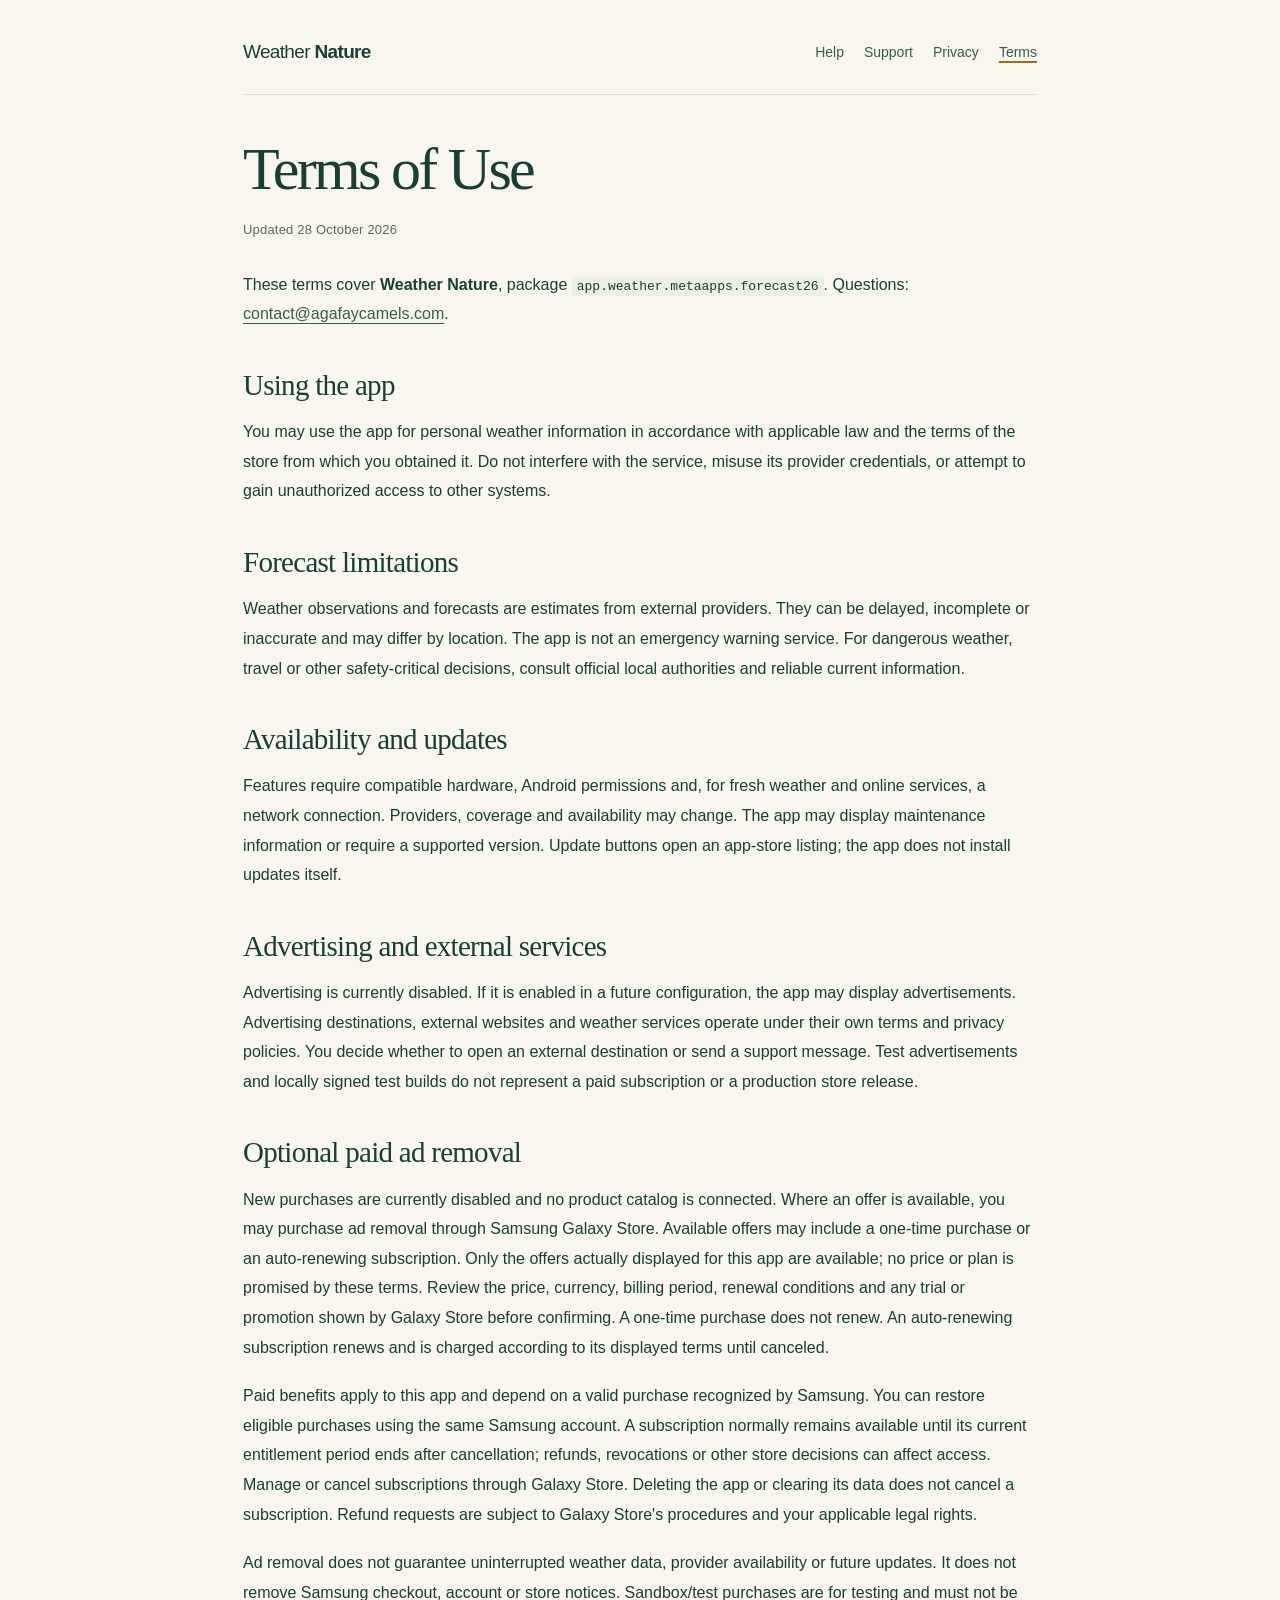
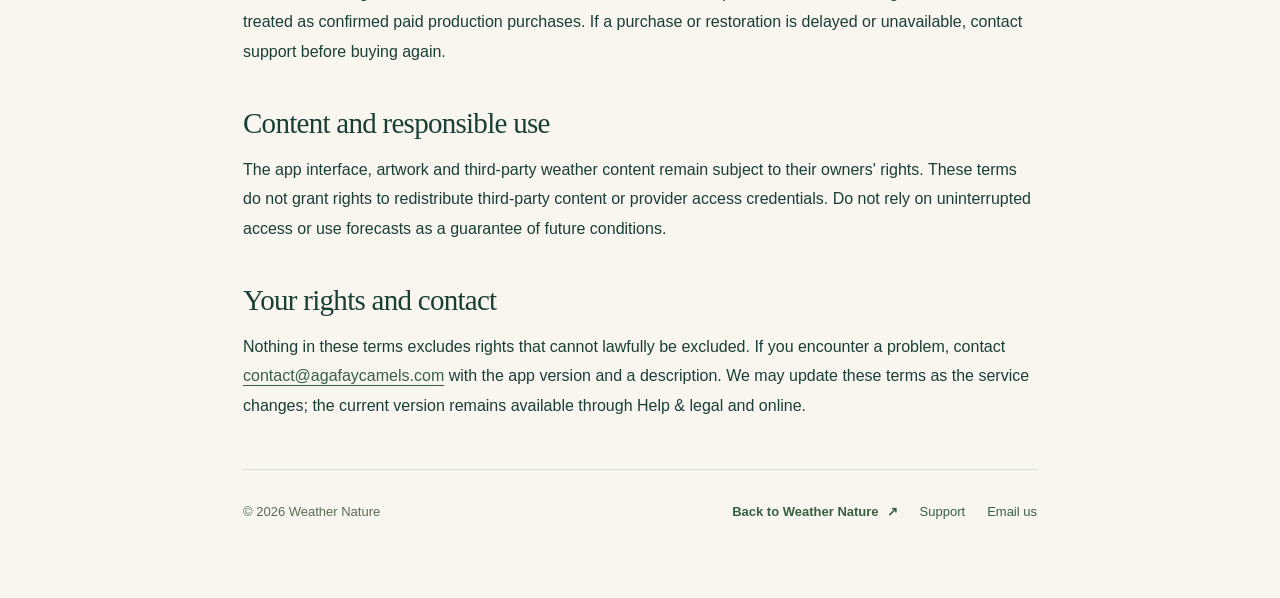
<file: terms.html>
<!doctype html>
<html lang="en"><head><meta charset="utf-8"><meta name="viewport" content="width=device-width,initial-scale=1"><meta name="description" content="Terms for using Weather Nature, forecast limitations, external services and optional Samsung purchase offers."><title>Terms of Use — Weather Nature</title><style>*{box-sizing:border-box}html{scroll-behavior:smooth}body{margin:0;background:#f8f6ef;color:#193f34;font:16px/1.85 Arial,Helvetica,sans-serif;-webkit-font-smoothing:antialiased}main{max-width:850px;margin:auto;padding:30px 28px 64px;overflow-wrap:break-word}h1{font:400 clamp(42px,7vw,60px)/1.08 Georgia,'Times New Roman',serif;letter-spacing:-.045em;margin:42px 0 16px}h2{font:400 29px/1.25 Georgia,'Times New Roman',serif;letter-spacing:-.025em;margin:38px 0 14px}p{margin:0 0 19px}a{color:#365f43;text-underline-offset:4px}a:hover{color:#875b15}a:focus-visible,summary:focus-visible{outline:3px solid #bd7415;outline-offset:5px}nav{display:flex;align-items:center;flex-wrap:wrap;gap:4px 20px;border-bottom:1px solid #d7dfd1;padding-bottom:20px;font-size:14px;line-height:1.6}nav>a{display:inline-flex;align-items:center;min-height:44px;text-decoration:none}nav>a[aria-current=page]{text-decoration:underline;text-decoration-color:#a46a17;text-decoration-thickness:2px}.home-link{font-size:19px;font-weight:700;letter-spacing:-.035em;margin-right:auto;color:#193f34!important}.home-link span{font-weight:400;margin-right:.25em}small{display:block;color:#596b55;font-size:13px;letter-spacing:.015em;margin:0 0 28px}li{margin-bottom:10px}ul,ol{padding-left:22px}strong{font-weight:700}code{font:13px/1.8 ui-monospace,SFMono-Regular,Consolas,monospace;overflow-wrap:anywhere;word-break:break-word;background:#ebefe4;padding:2px 5px;border-radius:3px}footer{border-top:1px solid #d7dfd1;margin-top:48px;padding-top:20px;font-size:13px;color:#596b55;display:flex;gap:8px 22px;flex-wrap:wrap;align-items:center}footer a{display:inline-flex;align-items:center;min-height:44px;text-decoration:none}footer>span{margin-right:auto}.back-home{gap:8px;font-weight:700}.skip-link{position:absolute;z-index:10;top:10px;left:10px;transform:translateY(-180%);background:#fffdf8;padding:8px 14px}.skip-link:focus{transform:translateY(0)}.intro{font-size:19px;line-height:1.65;max-width:650px}.eyebrow{margin:38px 0 -25px;color:#596b55;font-size:12px;letter-spacing:.12em;text-transform:uppercase;font-weight:700}.contact-card{margin:28px 0 32px;padding:26px;border:1px solid #d7dfd1;border-radius:20px;background:#eef1e6}.contact-card h2{margin-top:0}.contact-card p:last-child{margin-bottom:0}.button{display:inline-flex;justify-content:center;align-items:center;min-height:48px;max-width:100%;padding:11px 21px;border-radius:999px;background:#193f34;color:#fffdf8;font-weight:700;text-decoration:none;line-height:1.5}.button:hover{background:#2b5341;color:#fffdf8}.contact-address{display:block;margin-top:13px;font-size:15px;overflow-wrap:anywhere}.note{font-size:14px;color:#596b55}.faq{margin:20px 0 32px;border-top:1px solid #d7dfd1}.faq details{border-bottom:1px solid #d7dfd1;padding:4px 0}.faq summary{padding:17px 5px;cursor:pointer;font-weight:700;line-height:1.55}.faq details>p{padding:0 5px 2px;margin:0 0 18px}.related{display:flex;flex-wrap:wrap;gap:8px 24px}.related a{display:inline-flex;align-items:center;min-height:44px}@media(max-width:600px){body{font-size:16px;line-height:1.75}main{padding:20px 20px 42px}h1{margin-top:32px}h2{font-size:26px;margin-top:31px}nav{gap:2px 18px;padding-bottom:14px}.home-link{flex-basis:100%;margin-bottom:4px;font-size:20px}small{margin-bottom:24px}code{font-size:12px}footer{margin-top:35px}footer>span{flex-basis:100%}.intro{font-size:18px}.eyebrow{margin-top:30px;margin-bottom:-20px}.contact-card{padding:22px 20px}.contact-card .button{width:100%}}@media(prefers-reduced-motion:reduce){html{scroll-behavior:auto}}</style></head><body><a class="skip-link" href="#document">Skip to content</a><main id="document"><nav aria-label="Page navigation"><a class="home-link" href="index.html"><span>Weather</span> Nature</a><a href="help.html">Help</a><a href="support.html">Support</a><a href="privacy.html">Privacy</a><a href="terms.html" aria-current="page">Terms</a></nav><h1>Terms of Use</h1><small>Updated 28 October 2026</small><p>These terms cover <strong>Weather Nature</strong>, package <code>app.weather.metaapps.forecast26</code>. Questions: <a href="mailto:contact@agafaycamels.com">contact@agafaycamels.com</a>.</p>
<h2>Using the app</h2><p>You may use the app for personal weather information in accordance with applicable law and the terms of the store from which you obtained it. Do not interfere with the service, misuse its provider credentials, or attempt to gain unauthorized access to other systems.</p>
<h2>Forecast limitations</h2><p>Weather observations and forecasts are estimates from external providers. They can be delayed, incomplete or inaccurate and may differ by location. The app is not an emergency warning service. For dangerous weather, travel or other safety-critical decisions, consult official local authorities and reliable current information.</p>
<h2>Availability and updates</h2><p>Features require compatible hardware, Android permissions and, for fresh weather and online services, a network connection. Providers, coverage and availability may change. The app may display maintenance information or require a supported version. Update buttons open an app-store listing; the app does not install updates itself.</p>
<h2>Advertising and external services</h2><p>Advertising is currently disabled. If it is enabled in a future configuration, the app may display advertisements. Advertising destinations, external websites and weather services operate under their own terms and privacy policies. You decide whether to open an external destination or send a support message. Test advertisements and locally signed test builds do not represent a paid subscription or a production store release.</p>
<h2>Optional paid ad removal</h2><p>New purchases are currently disabled and no product catalog is connected. Where an offer is available, you may purchase ad removal through Samsung Galaxy Store. Available offers may include a one-time purchase or an auto-renewing subscription. Only the offers actually displayed for this app are available; no price or plan is promised by these terms. Review the price, currency, billing period, renewal conditions and any trial or promotion shown by Galaxy Store before confirming. A one-time purchase does not renew. An auto-renewing subscription renews and is charged according to its displayed terms until canceled.</p><p>Paid benefits apply to this app and depend on a valid purchase recognized by Samsung. You can restore eligible purchases using the same Samsung account. A subscription normally remains available until its current entitlement period ends after cancellation; refunds, revocations or other store decisions can affect access. Manage or cancel subscriptions through Galaxy Store. Deleting the app or clearing its data does not cancel a subscription. Refund requests are subject to Galaxy Store's procedures and your applicable legal rights.</p><p>Ad removal does not guarantee uninterrupted weather data, provider availability or future updates. It does not remove Samsung checkout, account or store notices. Sandbox/test purchases are for testing and must not be treated as confirmed paid production purchases. If a purchase or restoration is delayed or unavailable, contact support before buying again.</p>
<h2>Content and responsible use</h2><p>The app interface, artwork and third-party weather content remain subject to their owners' rights. These terms do not grant rights to redistribute third-party content or provider access credentials. Do not rely on uninterrupted access or use forecasts as a guarantee of future conditions.</p>
<h2>Your rights and contact</h2><p>Nothing in these terms excludes rights that cannot lawfully be excluded. If you encounter a problem, contact <a href="mailto:contact@agafaycamels.com">contact@agafaycamels.com</a> with the app version and a description. We may update these terms as the service changes; the current version remains available through Help &amp; legal and online.</p><footer><span>© 2026 Weather Nature</span><a class="back-home" href="index.html">Back to Weather Nature <span aria-hidden="true">↗</span></a><a href="support.html">Support</a><a href="mailto:contact@agafaycamels.com">Email us</a></footer></main></body></html>
</file>
<file: styles.css>
:root{--ink:#143c30;--muted:#5b6d5c;--paper:#f8f6ef;--sage:#e5ebdc;--line:#d6ddce;--gold:#b5a26d;--serif:Georgia,'Times New Roman',serif}*{box-sizing:border-box}html{scroll-behavior:smooth;scroll-padding-top:28px}body{margin:0;background:var(--paper);color:var(--ink);font:16px/1.65 -apple-system,BlinkMacSystemFont,'Segoe UI',Arial,sans-serif;-webkit-font-smoothing:antialiased}img{max-width:100%;display:block}a{color:inherit;text-underline-offset:5px}a:hover{color:#6a752d}button,a{-webkit-tap-highlight-color:transparent}a:focus-visible,button:focus-visible,[tabindex]:focus-visible{outline:3px solid #b86d20;outline-offset:5px}button{font:inherit}.wrap{width:min(1180px,calc(100% - 80px));margin-inline:auto}.site-header{display:flex;align-items:center;gap:32px;padding-block:25px;border-bottom:1px solid var(--line)}.brand{display:flex;align-items:center;gap:11px;white-space:nowrap;text-decoration:none;font-size:21px;letter-spacing:-.6px}.brand img{border-radius:11px;object-fit:contain}.brand b{font-weight:700}.site-header nav{display:flex;gap:26px;margin-left:auto;font-size:14px}.site-header nav a{text-decoration:none}.nav-cta{padding:10px 15px;border:1px solid #9baa8e;border-radius:5px;font-size:12px;font-weight:600;text-decoration:none}.nav-cta span{padding-left:8px}.hero{display:grid;grid-template-columns:1.15fr 1fr;gap:64px;align-items:center;padding:56px 0 68px}.hero-copy{padding-bottom:20px}.eyebrow{font-size:11px;letter-spacing:.16em;text-transform:uppercase;font-weight:650;color:var(--muted);margin:0 0 20px}.leaf{font-size:26px;line-height:0;vertical-align:-3px;margin-right:7px;color:#748257}h1,h2{font-family:var(--serif);font-weight:400;letter-spacing:-.05em;line-height:1.06;margin:0}h1{font-size:clamp(64px,7.6vw,108px)}h1 em{font-weight:400;color:#5e755b}h2{font-size:clamp(36px,4vw,55px)}h3{font-size:18px;font-weight:600;letter-spacing:-.025em;line-height:1.35;margin:0 0 10px}.lead{max-width:460px;font-size:18px;line-height:1.8;color:var(--muted);margin:28px 0 32px}.hero-actions{display:flex;align-items:center;gap:27px;flex-wrap:wrap}.store-link{display:inline-block;flex-shrink:0;border-radius:7px;line-height:0;transition:transform .18s}.store-link:hover{transform:translateY(-2px)}.store-link img{width:206px;height:auto}.text-link{font-size:13px;text-decoration:none;font-weight:600;display:inline-flex;gap:18px;align-items:center}.hero-note{display:flex;gap:14px;margin-top:42px;align-items:center}.note-line{width:1px;height:40px;background:#a9b29e}.hero-note p{margin:0;font-size:12px;line-height:1.8;color:var(--muted)}.hero-art{position:relative;margin:0;justify-self:center;width:320px;max-width:100%;z-index:0}.hero-poster{width:100%;height:auto;border-radius:15px;box-shadow:0 20px 50px #163c3026;position:relative;z-index:1}.art-halo{position:absolute;left:-60px;right:-50px;top:70px;bottom:25px;background:#e3e9d8;border-radius:45% 45% 3% 45%;transform:rotate(10deg);z-index:0}.hero-art figcaption{display:flex;justify-content:space-between;font-size:9px;letter-spacing:.12em;margin-top:18px;color:var(--muted)}.hero-art figcaption span:last-child{letter-spacing:0}.feature-ribbon{background:#e6ebdd;border-top:1px solid #dce2d2;border-bottom:1px solid #dce2d2}.feature-ribbon .wrap{display:flex;justify-content:space-between;align-items:center;gap:20px;padding-block:22px;font-size:12px;letter-spacing:.05em}.feature-ribbon i{font-style:normal;color:#8a9679}.details-section{display:grid;grid-template-columns:1.05fr .95fr;gap:95px;padding-block:100px;align-items:center}.details-copy h2{margin-bottom:40px}.feature-row{display:flex;gap:22px;padding:23px 0;border-top:1px solid var(--line)}.feature-number{font-size:12px;color:var(--muted);padding-top:3px}.feature-row p{margin:0;font-size:14px;color:var(--muted);line-height:1.85;max-width:425px}.details-art{margin:0;position:relative;background:#e4eadb;border-radius:140px 140px 12px 12px;padding:38px 45px 28px;text-align:center}.details-art .eyebrow{font-size:9px}.screen-frame{max-width:100%;width:245px;margin:auto;border:7px solid #17332b;border-radius:26px;overflow:hidden;box-shadow:0 20px 30px #153f3024}.screen-frame img{width:100%;height:auto}.details-art figcaption{font-family:var(--serif);font-style:italic;font-size:19px;margin-top:24px}.screens-section{padding:80px 0 58px;background:#163c30;color:#f8f6ef}.screens-section .eyebrow{color:#b9c8ac}.section-heading{display:flex;align-items:end;justify-content:space-between;gap:30px;margin-bottom:38px}.section-heading h2{font-size:46px;max-width:700px}.gallery-controls{display:flex;gap:10px}.gallery-controls button{width:44px;height:44px;border:1px solid #78917b;background:transparent;color:#f5f3e9;border-radius:50%;cursor:pointer;font-size:22px;transition:background .2s}.gallery-controls button:hover{background:#2f5640}.gallery-controls button:disabled{opacity:.35;cursor:default}.gallery{display:flex;gap:22px;overflow-x:auto;padding:4px 4px 22px;scroll-snap-type:x mandatory;scrollbar-color:#729071 #234a3b;scrollbar-width:thin;overscroll-behavior-inline:contain}.gallery>a{display:block;flex:0 0 254px;scroll-snap-align:start;border-radius:12px;overflow:hidden;box-shadow:0 8px 20px #061b1733}.gallery img{width:100%;height:auto}.gallery-note{font-size:11px;color:#bed0b7;margin-top:20px}.choices-section{display:grid;grid-template-columns:1fr 1.25fr;gap:100px;padding-block:90px}.choices-list>div{padding-bottom:25px;margin-bottom:25px;border-bottom:1px solid var(--line)}.choices-list>div:last-child{border:0;margin:0;padding:0}.choices-list p{font-size:14px;line-height:1.8;color:var(--muted);margin:0}.download-section{background:#e6ebdd;padding:50px 0}.download-inner{display:flex;align-items:center;gap:32px}.download-icon{border-radius:22px;flex-shrink:0}.download-inner h2{font-size:38px}.download-inner .eyebrow{margin-bottom:12px}.download-inner p:last-child{font-size:13px;color:var(--muted);margin-bottom:0}.download-inner>.store-link{margin-left:auto}.support-strip{display:grid;grid-template-columns:1fr 1.25fr;gap:100px;padding-block:65px}.support-strip h2{font-size:40px}.support-strip p{font-size:14px;color:var(--muted);line-height:1.85;margin:0 0 16px}.support-strip .eyebrow{font-size:10px;margin-bottom:12px}.support-strip a[href^="mailto"]{overflow-wrap:anywhere}.site-footer{display:flex;flex-wrap:wrap;align-items:center;gap:25px;border-top:1px solid var(--line);padding-block:28px 35px}.site-footer .brand{font-size:17px}.site-footer nav{display:flex;gap:22px;font-size:12px;margin-left:auto}.site-footer nav a{text-decoration:none}.site-footer>p{margin:0;font-size:11px;color:var(--muted);width:100%;padding-top:7px}.skip-link{position:absolute;top:10px;left:10px;transform:translateY(-170%);z-index:5;background:#fff;padding:10px 16px}.skip-link:focus{transform:none}@media(min-width:1450px){.hero-art{width:350px}.hero{padding-block:62px 78px}}@media(max-width:1000px){.wrap{width:calc(100% - 48px)}.site-header{gap:20px}.site-header nav{gap:18px}.nav-cta{display:none}.hero{gap:45px}.hero-art{width:285px}.art-halo{left:-25px;right:-22px}.hero-actions{gap:18px}.store-link img{width:186px}.hero-note{margin-top:30px}.details-section{gap:45px;padding-block:75px}.details-art{padding-inline:25px}.screen-frame{width:220px}.choices-section,.support-strip{gap:50px}.download-inner{gap:24px}.download-icon{width:70px;height:70px}.download-inner h2{font-size:33px}}@media(max-width:700px){.wrap{width:calc(100% - 40px)}.site-header{flex-wrap:wrap;padding:20px 0 16px;gap:18px}.brand{font-size:20px}.brand img{width:38px;height:38px}.site-header nav{width:100%;margin:0;justify-content:space-between;font-size:13px;gap:15px}.hero{grid-template-columns:1fr;padding:42px 0 46px;gap:38px}.hero-copy{padding:0}h1{font-size:72px}.lead{font-size:16px;margin:22px 0 25px;max-width:490px}.eyebrow{font-size:10px;margin-bottom:18px}.hero-actions{gap:24px}.store-link img{width:186px}.hero-note{margin-top:26px}.hero-art{width:290px}.art-halo{left:0;right:0;top:50px;transform:none}.hero-art figcaption{margin-top:14px}.feature-ribbon .wrap{display:grid;grid-template-columns:1fr 1fr;gap:16px 12px;padding-block:20px;font-size:11px}.feature-ribbon i{display:none}.details-section{grid-template-columns:minmax(0,1fr);padding-block:55px;gap:35px}.details-copy h2{font-size:40px;margin-bottom:25px}.feature-row{gap:16px;padding-block:20px}.details-art{width:min(360px,100%);justify-self:center;padding:30px 30px 25px}.screen-frame{width:230px}.screens-section{padding-top:48px}.section-heading{align-items:center;gap:15px;margin-bottom:26px}.section-heading h2{font-size:33px}.gallery-controls{gap:6px}.gallery-controls button{height:36px;width:36px;font-size:18px}.gallery{gap:16px}.gallery>a{flex-basis:244px}.gallery-note{font-size:10px;line-height:1.7}.choices-section{grid-template-columns:1fr;gap:30px;padding-block:52px}.choices-section h2{font-size:39px}.choices-section h2 br{display:none}.choices-list h3{font-size:17px}.download-section{padding-block:35px}.download-inner{display:grid;grid-template-columns:65px 1fr;gap:20px}.download-icon{width:65px;height:65px;align-self:start}.download-inner h2{font-size:30px}.download-inner>.store-link{grid-column:2;margin-left:0;justify-self:start}.download-inner p:last-child{font-size:12px}.support-strip{grid-template-columns:1fr;gap:24px;padding-block:45px}.support-strip h2{font-size:36px}.site-footer{gap:20px;padding-bottom:28px}.site-footer nav{width:100%;margin:0;gap:16px;flex-wrap:wrap}.site-footer>p{padding:0}}@media(max-width:360px){h1{font-size:64px}.hero-art{width:260px}.hero-actions{gap:18px}.store-link img{width:172px}.text-link{font-size:12px}.section-heading h2{font-size:29px}.details-copy h2{font-size:35px}}@media(prefers-reduced-motion:reduce){html{scroll-behavior:auto}*{transition:none!important}}
</file>
